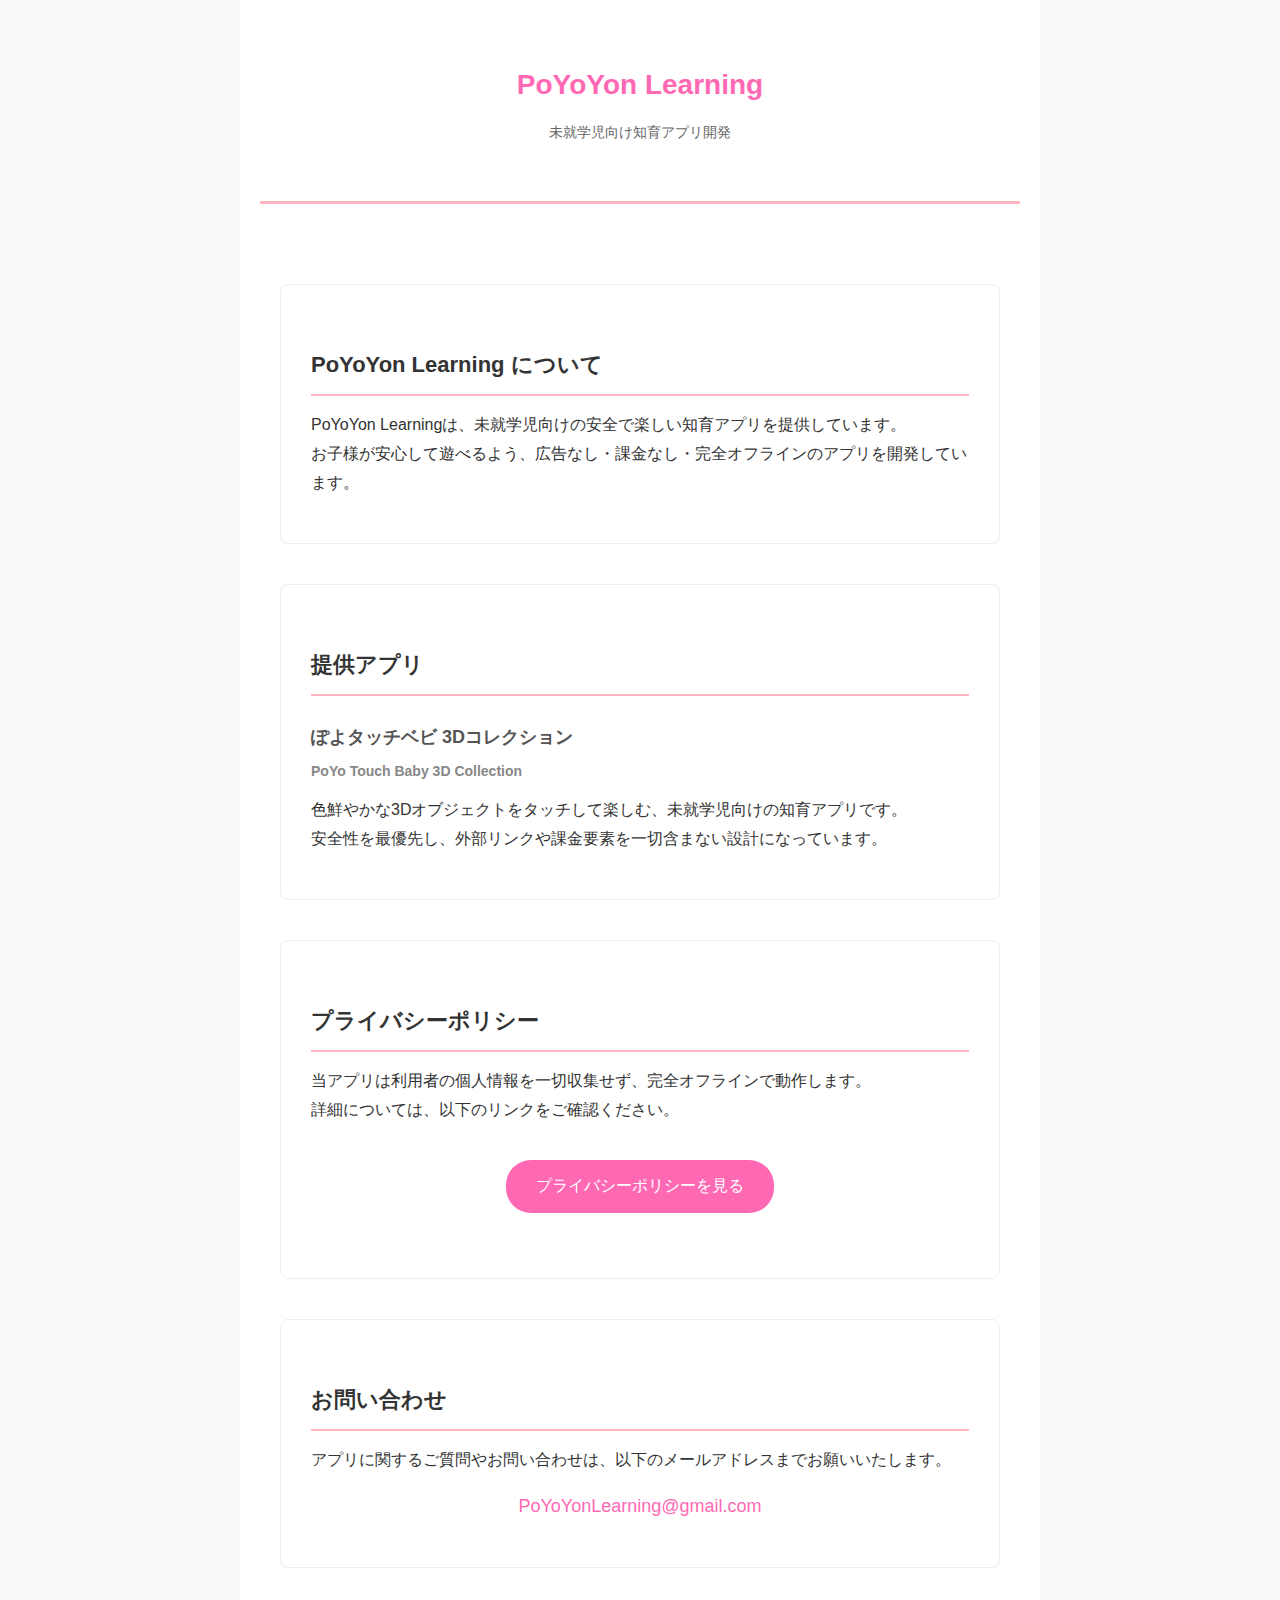
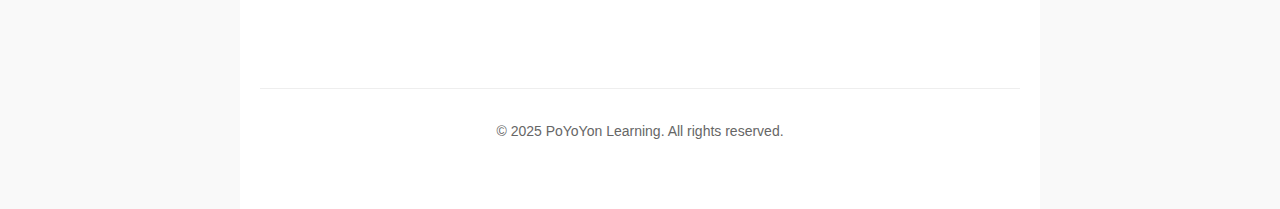
<file: index.html>
<!DOCTYPE html>
<html lang="ja">
<head>
    <meta charset="UTF-8">
    <meta name="viewport" content="width=device-width, initial-scale=1.0">
    <meta name="description" content="PoYoYon Learning - 未就学児向け知育アプリの開発">
    <title>PoYoYon Learning</title>
    <link rel="stylesheet" href="css/style.css">
</head>
<body>
    <div class="container">
        <header>
            <h1>PoYoYon Learning</h1>
            <p class="subtitle">未就学児向け知育アプリ開発</p>
        </header>

        <main>
            <section class="section">
                <h2>PoYoYon Learning について</h2>
                <p>
                    PoYoYon Learningは、未就学児向けの安全で楽しい知育アプリを提供しています。<br>
                    お子様が安心して遊べるよう、広告なし・課金なし・完全オフラインのアプリを開発しています。
                </p>
            </section>

            <section class="section">
                <h2>提供アプリ</h2>
                <h3>ぽよタッチベビ 3Dコレクション<br><span style="font-size: 14px; color: #888;">PoYo Touch Baby 3D Collection</span></h3>
                <p>
                    色鮮やかな3Dオブジェクトをタッチして楽しむ、未就学児向けの知育アプリです。<br>
                    安全性を最優先し、外部リンクや課金要素を一切含まない設計になっています。
                </p>
            </section>

            <section class="section">
                <h2>プライバシーポリシー</h2>
                <p>
                    当アプリは利用者の個人情報を一切収集せず、完全オフラインで動作します。<br>
                    詳細については、以下のリンクをご確認ください。
                </p>
                <p style="text-align: center;">
                    <a href="privacy/" class="button-link">プライバシーポリシーを見る</a>
                </p>
            </section>

            <section class="section">
                <h2>お問い合わせ</h2>
                <p>
                    アプリに関するご質問やお問い合わせは、以下のメールアドレスまでお願いいたします。
                </p>
                <p style="text-align: center; font-size: 18px;">
                    <a href="mailto:PoYoYonLearning@gmail.com">PoYoYonLearning@gmail.com</a>
                </p>
            </section>
        </main>

        <footer>
            <p>&copy; 2025 PoYoYon Learning. All rights reserved.</p>
        </footer>
    </div>
</body>
</html>
</file>
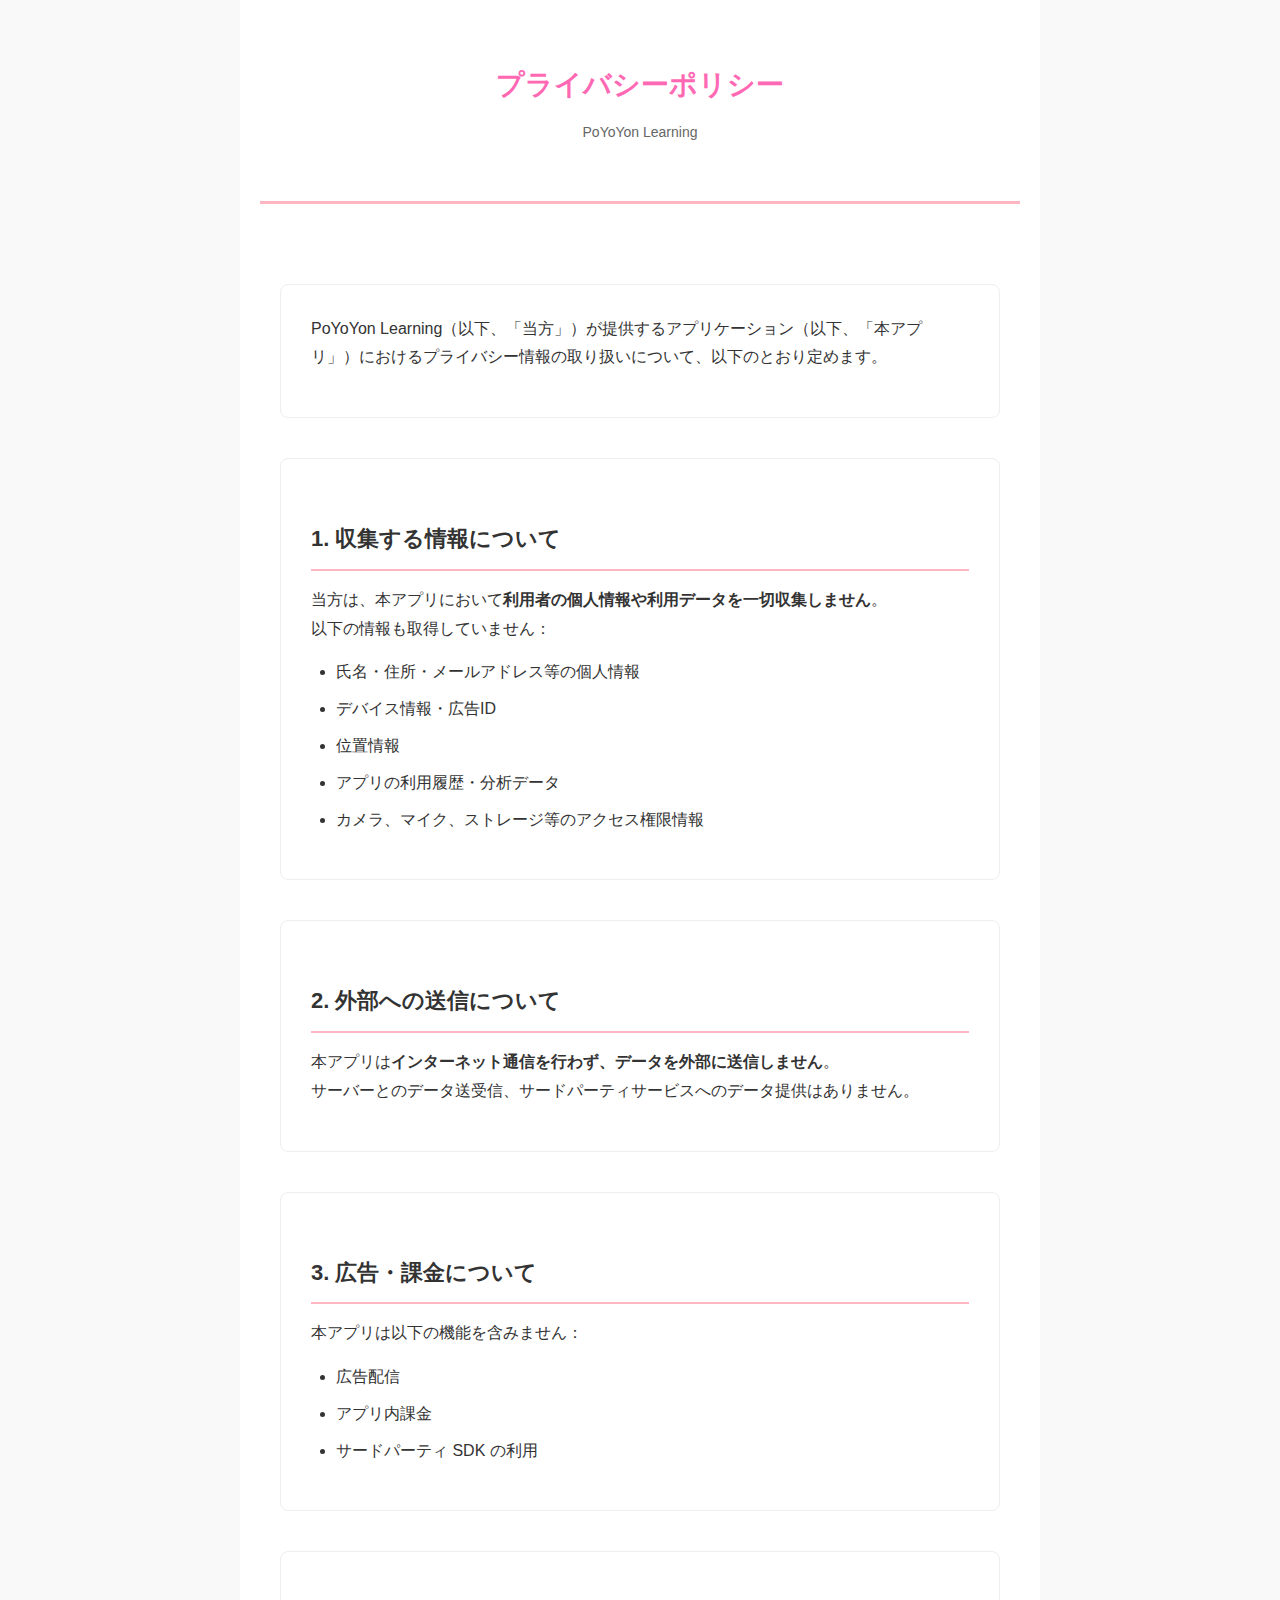
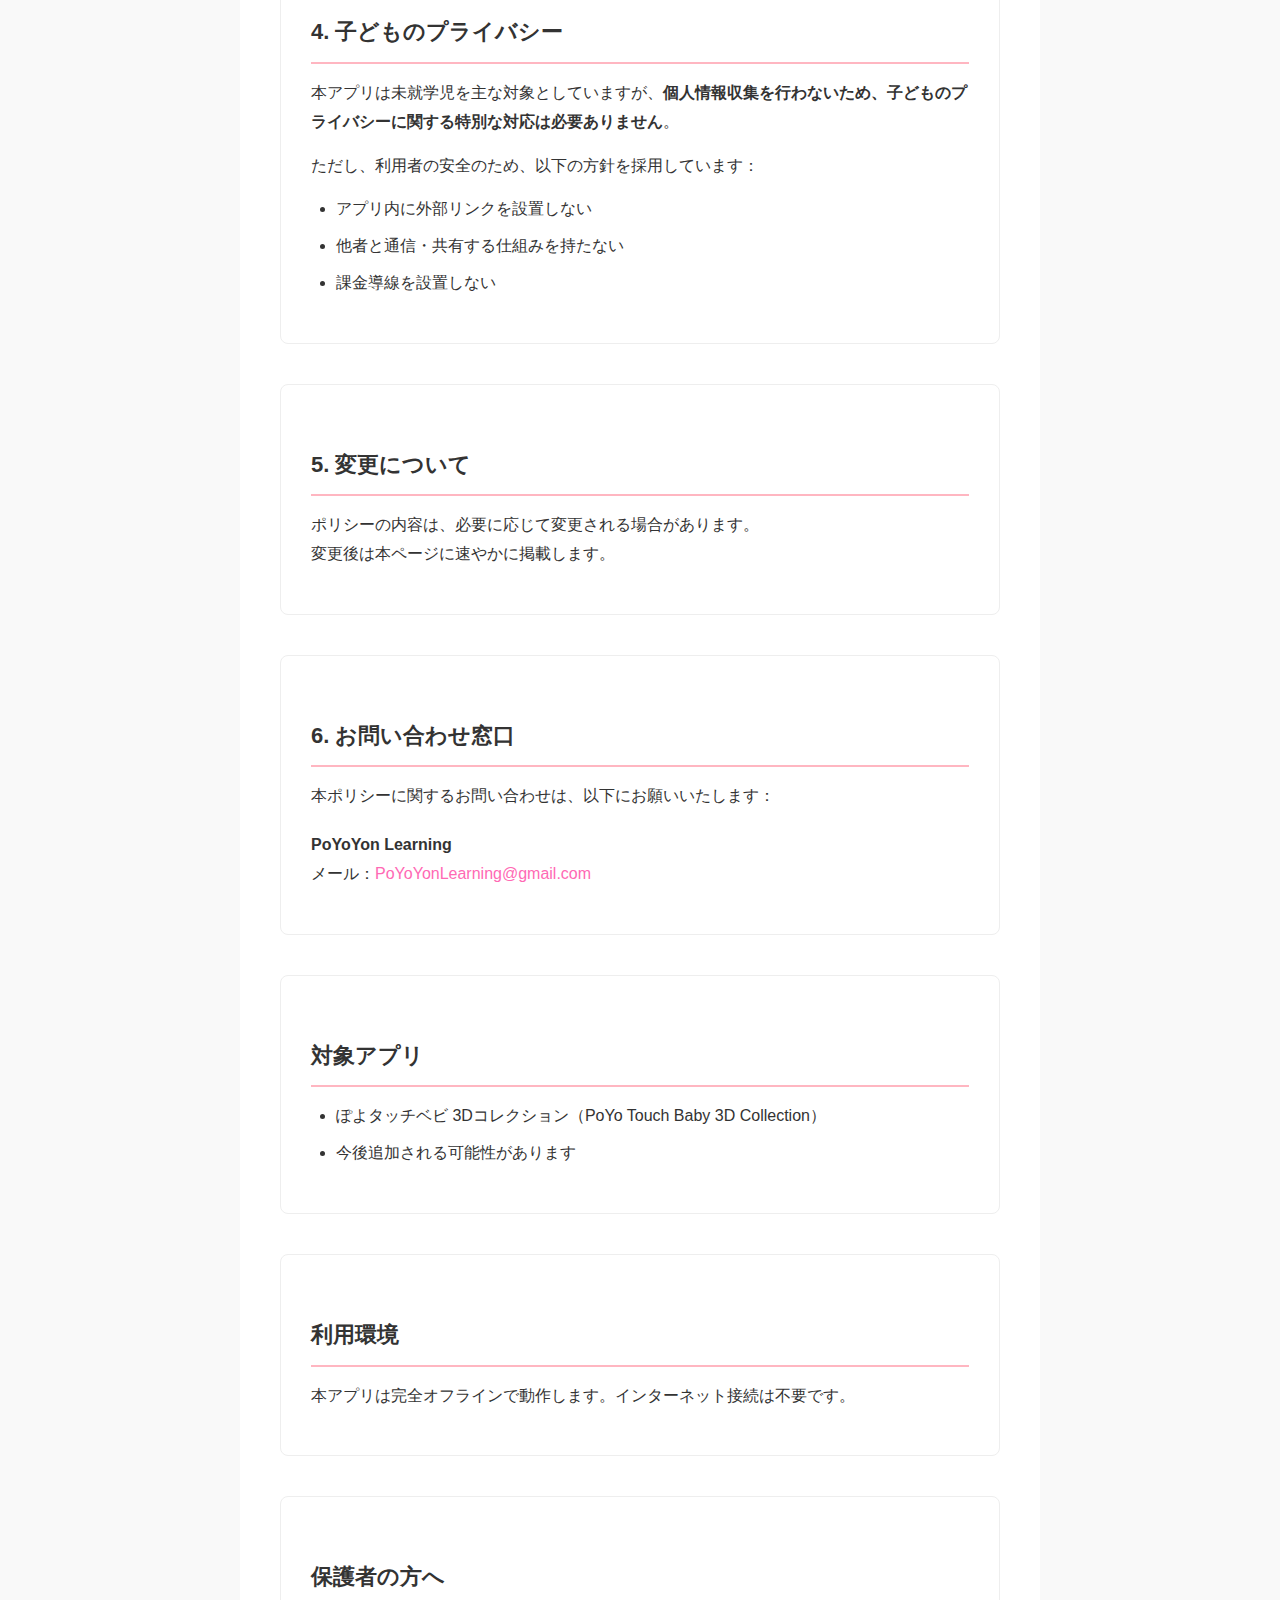
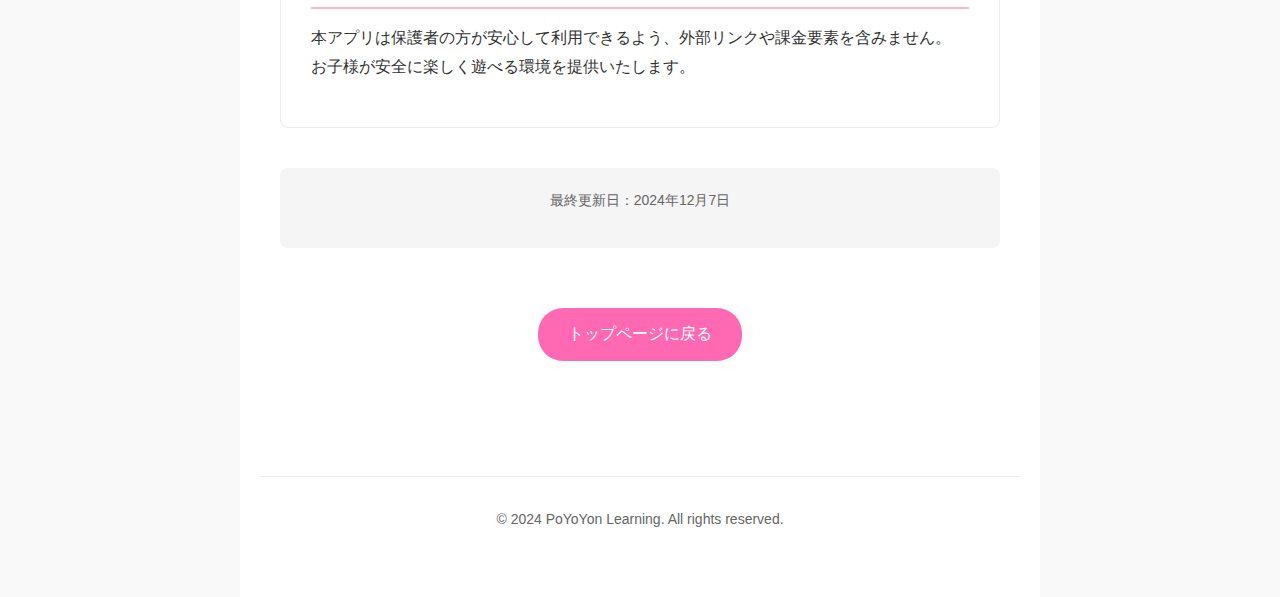
<file: privacy/index.html>
<!DOCTYPE html>
<html lang="ja">
<head>
    <meta charset="UTF-8">
    <meta name="viewport" content="width=device-width, initial-scale=1.0">
    <meta name="description" content="PoYoYon Learning プライバシーポリシー">
    <title>プライバシーポリシー | PoYoYon Learning</title>
    <link rel="stylesheet" href="../css/style.css">
</head>
<body>
    <div class="container">
        <header>
            <h1>プライバシーポリシー</h1>
            <p class="subtitle">PoYoYon Learning</p>
        </header>

        <main>
            <section class="section">
                <p>
                    PoYoYon Learning（以下、「当方」）が提供するアプリケーション（以下、「本アプリ」）におけるプライバシー情報の取り扱いについて、以下のとおり定めます。
                </p>
            </section>

            <section class="section">
                <h2>1. 収集する情報について</h2>
                <p>
                    当方は、本アプリにおいて<strong>利用者の個人情報や利用データを一切収集しません</strong>。<br>
                    以下の情報も取得していません：
                </p>
                <ul>
                    <li>氏名・住所・メールアドレス等の個人情報</li>
                    <li>デバイス情報・広告ID</li>
                    <li>位置情報</li>
                    <li>アプリの利用履歴・分析データ</li>
                    <li>カメラ、マイク、ストレージ等のアクセス権限情報</li>
                </ul>
            </section>

            <section class="section">
                <h2>2. 外部への送信について</h2>
                <p>
                    本アプリは<strong>インターネット通信を行わず、データを外部に送信しません</strong>。<br>
                    サーバーとのデータ送受信、サードパーティサービスへのデータ提供はありません。
                </p>
            </section>

            <section class="section">
                <h2>3. 広告・課金について</h2>
                <p>本アプリは以下の機能を含みません：</p>
                <ul>
                    <li>広告配信</li>
                    <li>アプリ内課金</li>
                    <li>サードパーティ SDK の利用</li>
                </ul>
            </section>

            <section class="section">
                <h2>4. 子どものプライバシー</h2>
                <p>
                    本アプリは未就学児を主な対象としていますが、<strong>個人情報収集を行わないため、子どものプライバシーに関する特別な対応は必要ありません</strong>。
                </p>
                <p>ただし、利用者の安全のため、以下の方針を採用しています：</p>
                <ul>
                    <li>アプリ内に外部リンクを設置しない</li>
                    <li>他者と通信・共有する仕組みを持たない</li>
                    <li>課金導線を設置しない</li>
                </ul>
            </section>

            <section class="section">
                <h2>5. 変更について</h2>
                <p>
                    ポリシーの内容は、必要に応じて変更される場合があります。<br>
                    変更後は本ページに速やかに掲載します。
                </p>
            </section>

            <section class="section">
                <h2>6. お問い合わせ窓口</h2>
                <p>本ポリシーに関するお問い合わせは、以下にお願いいたします：</p>
                <p style="margin-top: 20px;">
                    <strong>PoYoYon Learning</strong><br>
                    メール：<a href="mailto:PoYoYonLearning@gmail.com">PoYoYonLearning@gmail.com</a>
                </p>
            </section>

            <section class="section">
                <h2>対象アプリ</h2>
                <ul>
                    <li>ぽよタッチベビ 3Dコレクション（PoYo Touch Baby 3D Collection）</li>
                    <li>今後追加される可能性があります</li>
                </ul>
            </section>

            <section class="section">
                <h2>利用環境</h2>
                <p>
                    本アプリは完全オフラインで動作します。インターネット接続は不要です。
                </p>
            </section>

            <section class="section">
                <h2>保護者の方へ</h2>
                <p>
                    本アプリは保護者の方が安心して利用できるよう、外部リンクや課金要素を含みません。<br>
                    お子様が安全に楽しく遊べる環境を提供いたします。
                </p>
            </section>

            <div style="text-align: center; margin: 40px 0; padding: 20px; background-color: #f5f5f5; border-radius: 8px;">
                <p style="font-size: 14px; color: #666;">最終更新日：2024年12月7日</p>
            </div>

            <p style="text-align: center; margin-top: 30px;">
                <a href="../index.html" class="button-link">トップページに戻る</a>
            </p>
        </main>

        <footer>
            <p>&copy; 2024 PoYoYon Learning. All rights reserved.</p>
        </footer>
    </div>
</body>
</html>
</file>
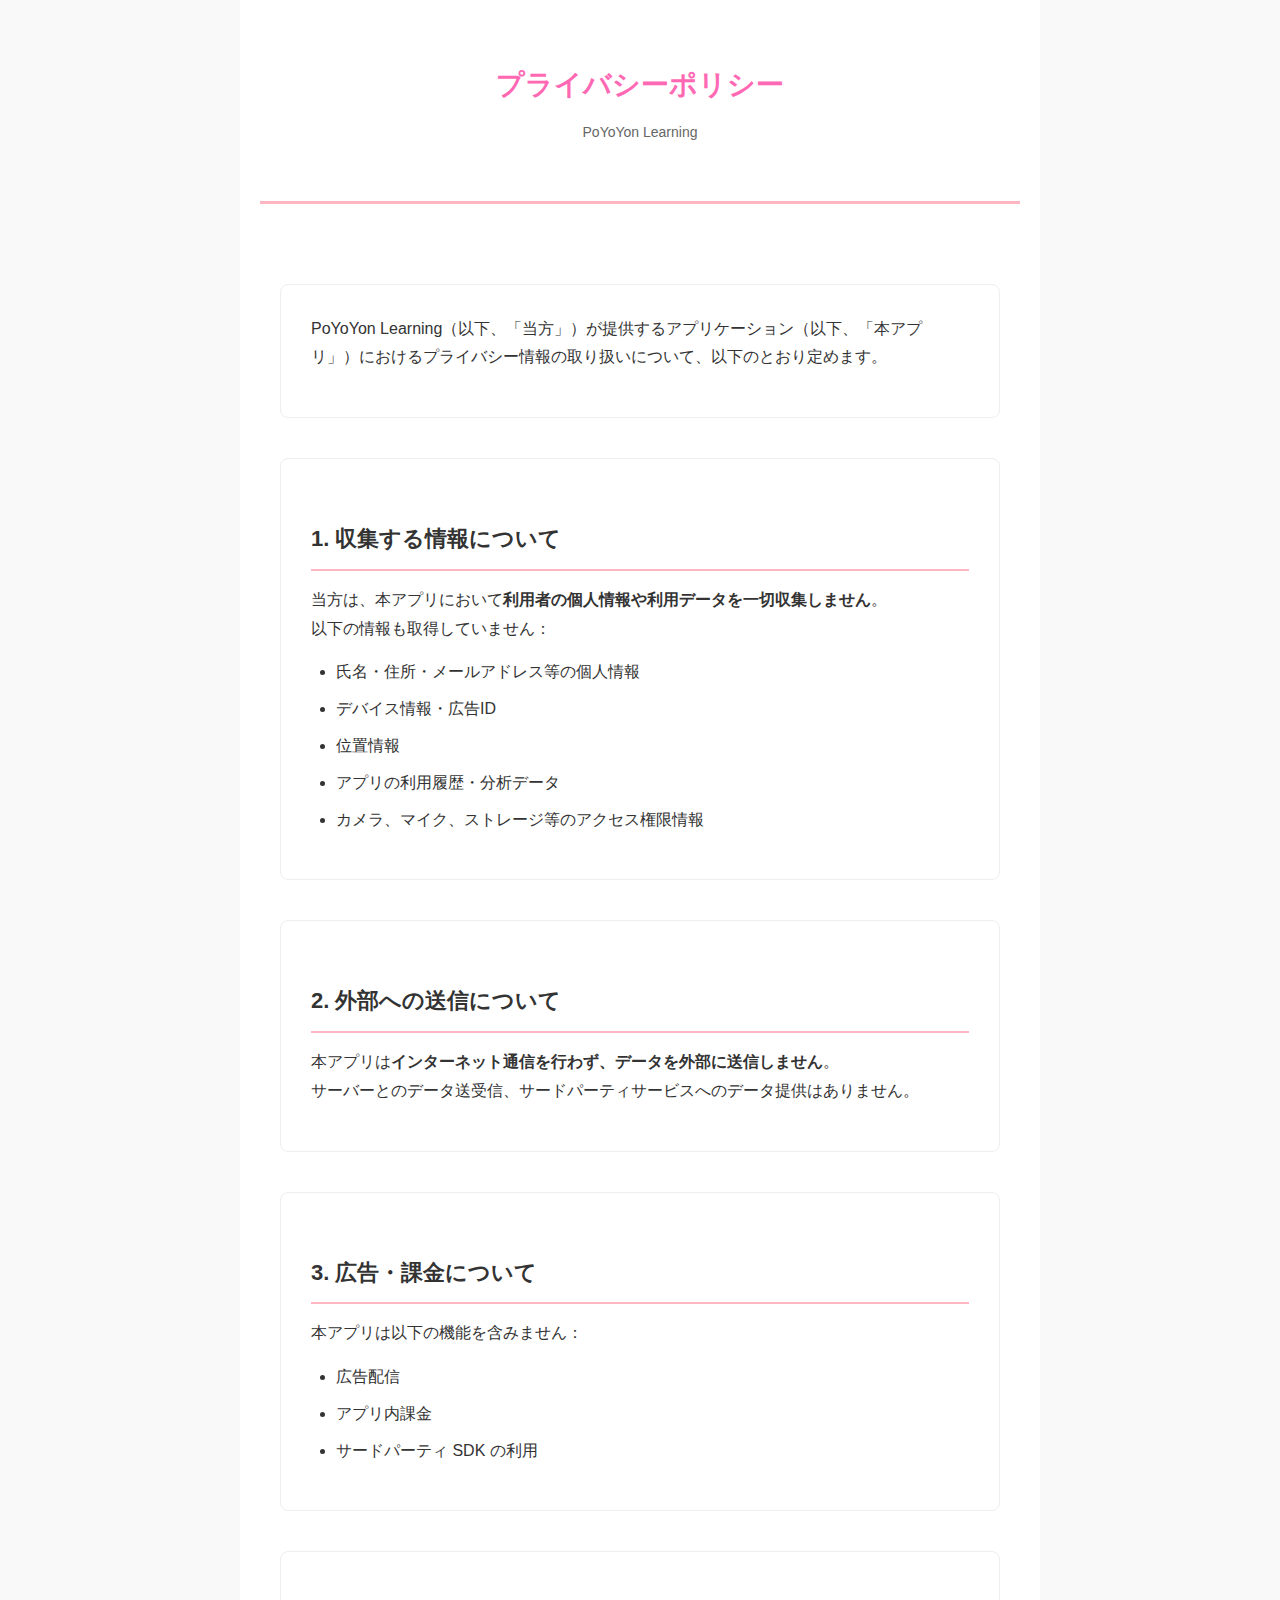
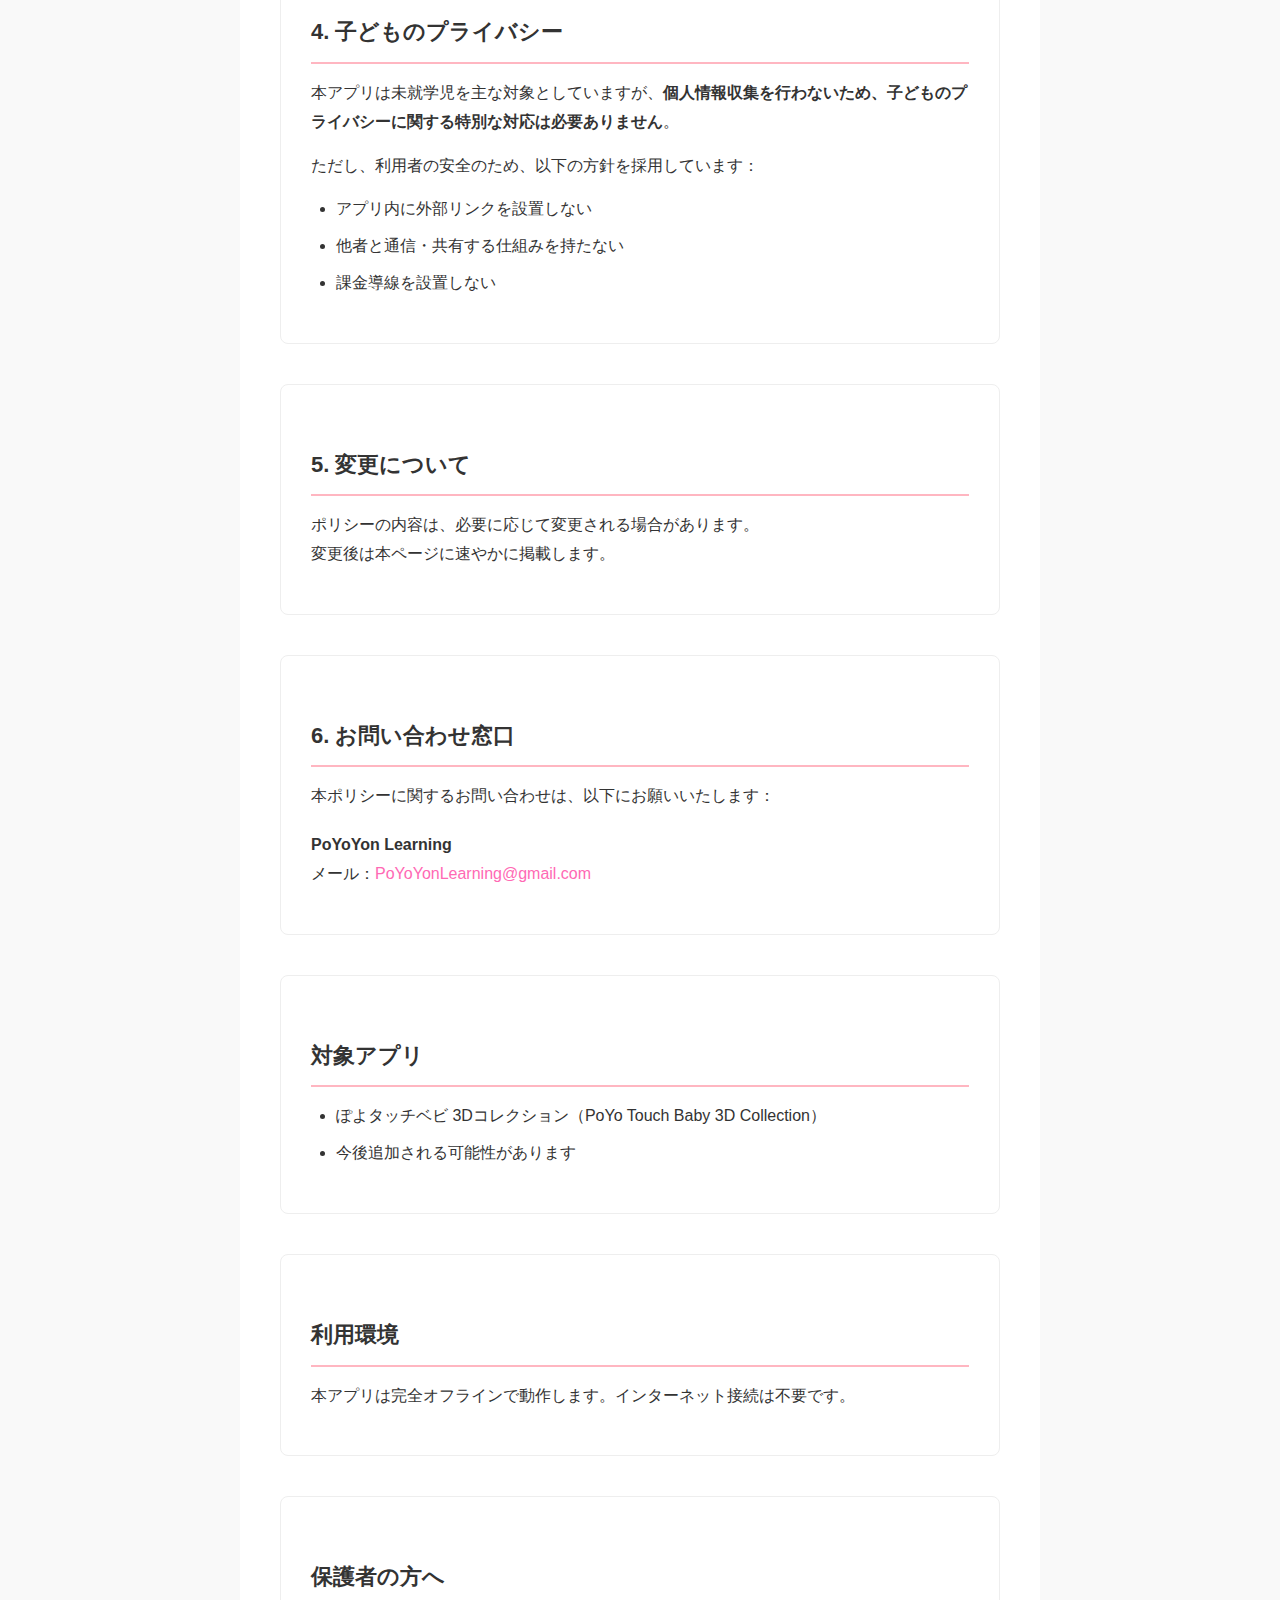
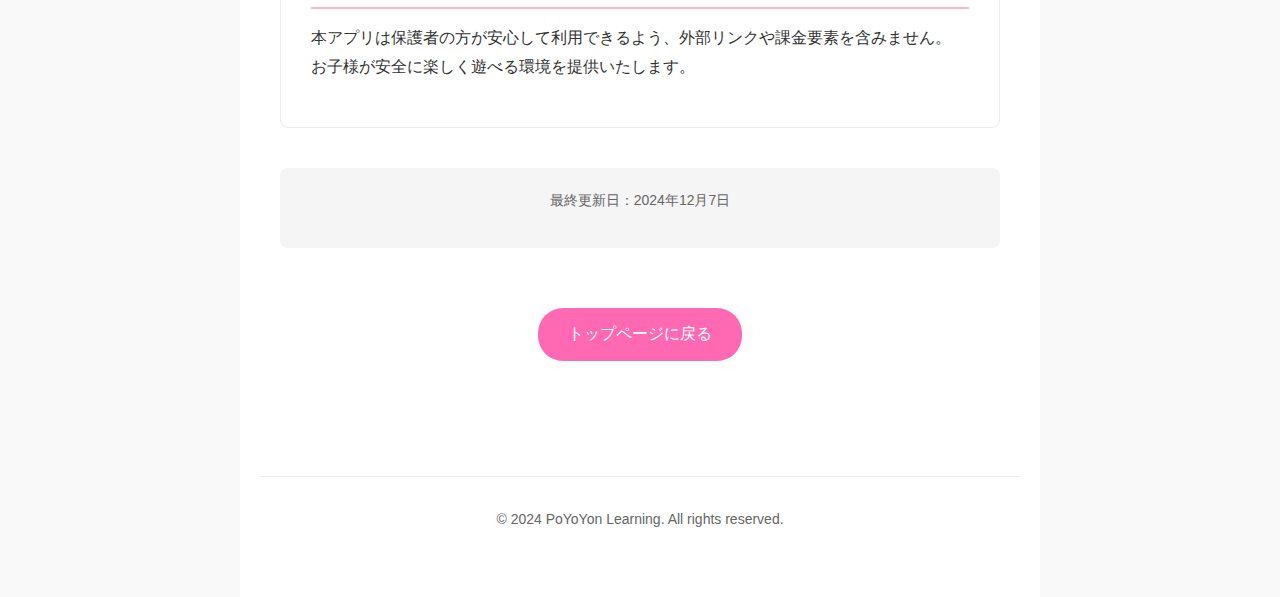
<file: privacy.html>
<!DOCTYPE html>
<html lang="ja">
<head>
    <meta charset="UTF-8">
    <meta name="viewport" content="width=device-width, initial-scale=1.0">
    <meta name="description" content="PoYoYon Learning プライバシーポリシー">
    <title>プライバシーポリシー | PoYoYon Learning</title>
    <link rel="stylesheet" href="css/style.css">
</head>
<body>
    <div class="container">
        <header>
            <h1>プライバシーポリシー</h1>
            <p class="subtitle">PoYoYon Learning</p>
        </header>

        <main>
            <section class="section">
                <p>
                    PoYoYon Learning（以下、「当方」）が提供するアプリケーション（以下、「本アプリ」）におけるプライバシー情報の取り扱いについて、以下のとおり定めます。
                </p>
            </section>

            <section class="section">
                <h2>1. 収集する情報について</h2>
                <p>
                    当方は、本アプリにおいて<strong>利用者の個人情報や利用データを一切収集しません</strong>。<br>
                    以下の情報も取得していません：
                </p>
                <ul>
                    <li>氏名・住所・メールアドレス等の個人情報</li>
                    <li>デバイス情報・広告ID</li>
                    <li>位置情報</li>
                    <li>アプリの利用履歴・分析データ</li>
                    <li>カメラ、マイク、ストレージ等のアクセス権限情報</li>
                </ul>
            </section>

            <section class="section">
                <h2>2. 外部への送信について</h2>
                <p>
                    本アプリは<strong>インターネット通信を行わず、データを外部に送信しません</strong>。<br>
                    サーバーとのデータ送受信、サードパーティサービスへのデータ提供はありません。
                </p>
            </section>

            <section class="section">
                <h2>3. 広告・課金について</h2>
                <p>本アプリは以下の機能を含みません：</p>
                <ul>
                    <li>広告配信</li>
                    <li>アプリ内課金</li>
                    <li>サードパーティ SDK の利用</li>
                </ul>
            </section>

            <section class="section">
                <h2>4. 子どものプライバシー</h2>
                <p>
                    本アプリは未就学児を主な対象としていますが、<strong>個人情報収集を行わないため、子どものプライバシーに関する特別な対応は必要ありません</strong>。
                </p>
                <p>ただし、利用者の安全のため、以下の方針を採用しています：</p>
                <ul>
                    <li>アプリ内に外部リンクを設置しない</li>
                    <li>他者と通信・共有する仕組みを持たない</li>
                    <li>課金導線を設置しない</li>
                </ul>
            </section>

            <section class="section">
                <h2>5. 変更について</h2>
                <p>
                    ポリシーの内容は、必要に応じて変更される場合があります。<br>
                    変更後は本ページに速やかに掲載します。
                </p>
            </section>

            <section class="section">
                <h2>6. お問い合わせ窓口</h2>
                <p>本ポリシーに関するお問い合わせは、以下にお願いいたします：</p>
                <p style="margin-top: 20px;">
                    <strong>PoYoYon Learning</strong><br>
                    メール：<a href="mailto:PoYoYonLearning@gmail.com">PoYoYonLearning@gmail.com</a>
                </p>
            </section>

            <section class="section">
                <h2>対象アプリ</h2>
                <ul>
                    <li>ぽよタッチベビ 3Dコレクション（PoYo Touch Baby 3D Collection）</li>
                    <li>今後追加される可能性があります</li>
                </ul>
            </section>

            <section class="section">
                <h2>利用環境</h2>
                <p>
                    本アプリは完全オフラインで動作します。インターネット接続は不要です。
                </p>
            </section>

            <section class="section">
                <h2>保護者の方へ</h2>
                <p>
                    本アプリは保護者の方が安心して利用できるよう、外部リンクや課金要素を含みません。<br>
                    お子様が安全に楽しく遊べる環境を提供いたします。
                </p>
            </section>

            <div style="text-align: center; margin: 40px 0; padding: 20px; background-color: #f5f5f5; border-radius: 8px;">
                <p style="font-size: 14px; color: #666;">最終更新日：2024年12月7日</p>
            </div>

            <p style="text-align: center; margin-top: 30px;">
                <a href="index.html" class="button-link">トップページに戻る</a>
            </p>
        </main>

        <footer>
            <p>&copy; 2024 PoYoYon Learning. All rights reserved.</p>
        </footer>
    </div>
</body>
</html>
</file>
<file: css/style.css>
/* PoYoYon Learning Website - Common Styles */

* {
    margin: 0;
    padding: 0;
    box-sizing: border-box;
}

body {
    font-family: -apple-system, BlinkMacSystemFont, 'Segoe UI', 'Hiragino Sans', 'Hiragino Kaku Gothic ProN', Meiryo, sans-serif;
    line-height: 1.8;
    color: #333;
    background-color: #f9f9f9;
}

.container {
    max-width: 800px;
    margin: 0 auto;
    padding: 20px;
    background-color: #fff;
    min-height: 100vh;
}

/* ヘッダー */
header {
    text-align: center;
    padding: 40px 20px;
    border-bottom: 3px solid #FFB6C1;
}

h1 {
    font-size: 28px;
    color: #FF69B4;
    margin-bottom: 10px;
}

.subtitle {
    font-size: 14px;
    color: #666;
}

/* メインコンテンツ */
main {
    padding: 40px 20px;
}

h2 {
    font-size: 22px;
    color: #333;
    margin: 30px 0 15px 0;
    padding-bottom: 10px;
    border-bottom: 2px solid #FFB6C1;
}

h3 {
    font-size: 18px;
    color: #555;
    margin: 25px 0 10px 0;
}

p {
    margin-bottom: 15px;
}

ul {
    margin: 15px 0 15px 25px;
}

li {
    margin-bottom: 8px;
}

/* リンク */
a {
    color: #FF69B4;
    text-decoration: none;
}

a:hover {
    text-decoration: underline;
}

/* ボタン風リンク */
.button-link {
    display: inline-block;
    padding: 12px 30px;
    margin: 20px 10px;
    background-color: #FF69B4;
    color: white;
    border-radius: 25px;
    text-decoration: none;
    transition: background-color 0.3s;
}

.button-link:hover {
    background-color: #FF1493;
    text-decoration: none;
}

/* セクション */
.section {
    margin: 40px 0;
    padding: 30px;
    background-color: #fff;
    border: 1px solid #eee;
    border-radius: 8px;
}

/* フッター */
footer {
    text-align: center;
    padding: 30px 20px;
    margin-top: 40px;
    border-top: 1px solid #eee;
    color: #666;
    font-size: 14px;
}

/* レスポンシブ対応 */
@media (max-width: 600px) {
    h1 {
        font-size: 24px;
    }
    
    h2 {
        font-size: 20px;
    }
    
    h3 {
        font-size: 16px;
    }
    
    .container {
        padding: 10px;
    }
    
    header {
        padding: 30px 15px;
    }
    
    main {
        padding: 20px 15px;
    }
    
    .section {
        padding: 20px 15px;
    }
}
</file>
